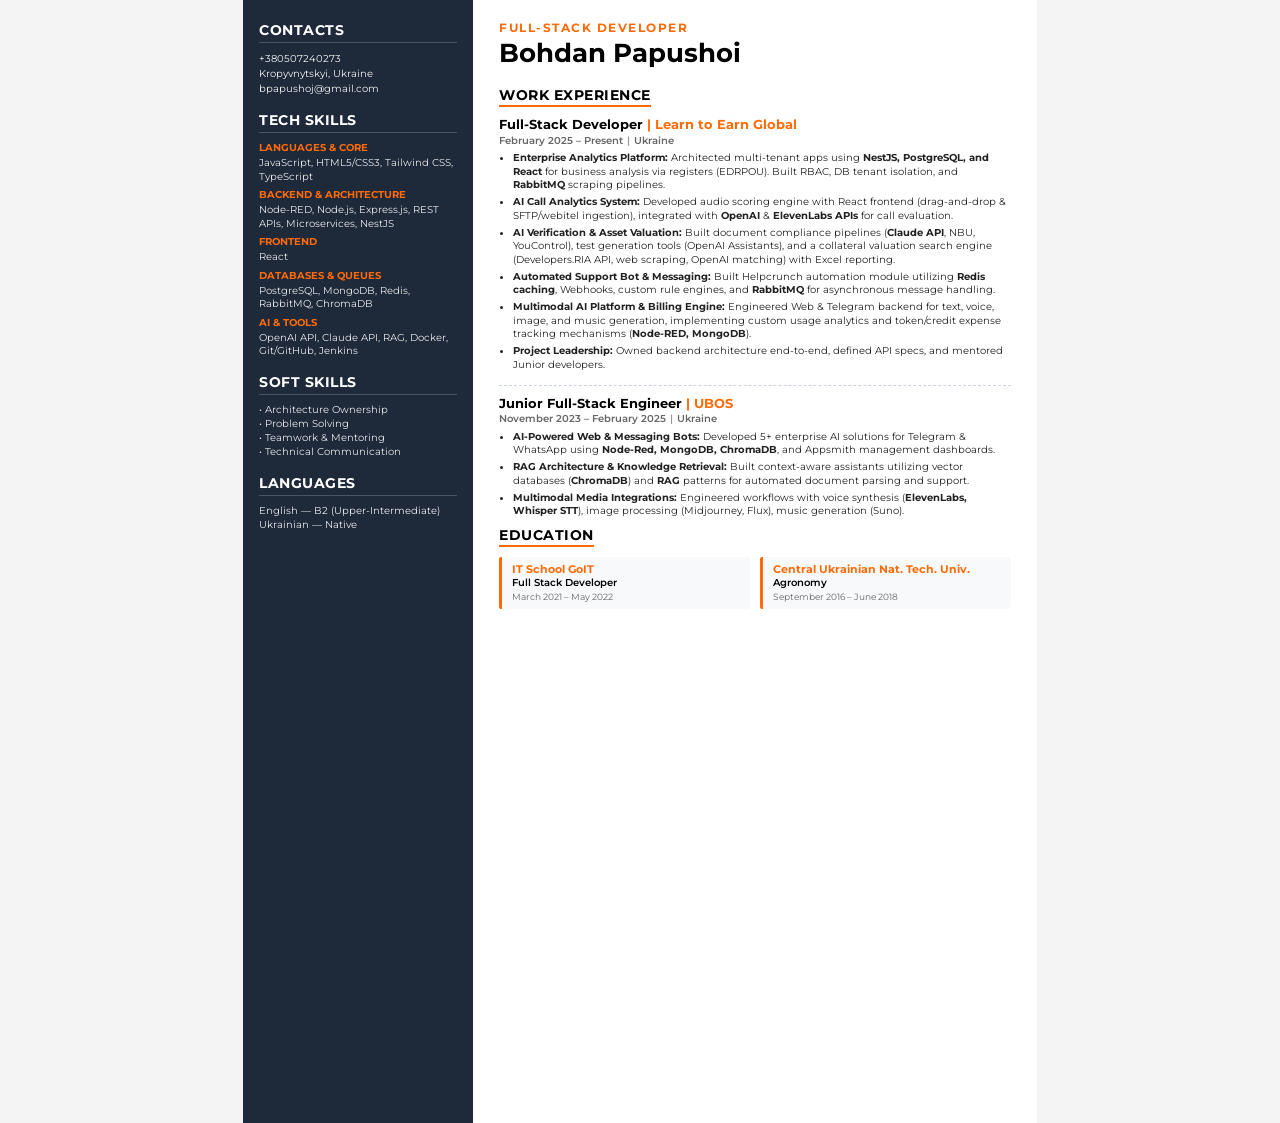
<file: index.html>
<!doctype html>
<html lang="en">
  <head>
    <meta charset="UTF-8" />
    <meta name="viewport" content="width=device-width, initial-scale=1.0" />
    <title>Bohdan Papushoi - Full-Stack Developer</title>
    <link rel="preconnect" href="https://fonts.gstatic.com" />
    <link
      href="https://fonts.googleapis.com/css2?family=Montserrat:wght@400;500;600;700&display=swap"
      rel="stylesheet"
    />
    <style>
      * {
        padding: 0;
        margin: 0;
        box-sizing: border-box;
      }

      @page {
        size: A4;
        margin: 0;
      }

      body {
        font-family: "Montserrat", sans-serif;
        font-size: 11px;
        color: #333;
        background: #f4f4f4;
        -webkit-print-color-adjust: exact;
      }

      .wrapper {
        background: #ffffff;
        display: flex;
        margin: 0 auto;
        width: 210mm;
        height: 297mm;
        max-height: 297mm;
        overflow: hidden;
      }

      /* Sidebar Style */
      .sidebar {
        background: #1e2939;
        width: 230px;
        padding: 22px 16px;
        flex-shrink: 0;
        display: flex;
        flex-direction: column;
        /* justify-content: space-between; */
      }

      .contacts-container,
      .tech-skills-container,
      .soft-skills-container {
        margin-bottom: 16px;
      }

      .contacts-title,
      .tech-skills-title,
      .soft-skills-title {
        font-size: 13.5px;
        line-height: 1.2;
        font-weight: 700;
        color: #ffffff;
        margin-bottom: 8px;
        text-transform: uppercase;
        letter-spacing: 0.5px;
        border-bottom: 1px solid rgba(255, 255, 255, 0.2);
        padding-bottom: 4px;
      }

      .skills-group-name {
        font-size: 10px;
        font-weight: 700;
        color: #ff6b08;
        margin-top: 5px;
        margin-bottom: 2px;
        text-transform: uppercase;
      }

      .skills-list-text {
        font-size: 10px;
        line-height: 1.35;
        color: rgba(255, 255, 255, 0.9);
      }

      .contacts-item {
        font-size: 10px;
        line-height: 1.5;
        color: rgba(255, 255, 255, 0.95);
        list-style: none;
      }

      .soft-skills-list {
        list-style: none;
      }

      .soft-skills-item {
        font-size: 10px;
        line-height: 1.4;
        color: rgba(255, 255, 255, 0.9);
      }

      /* Main Content Style */
      .about-me-container {
        padding: 22px 26px 18px 26px;
        flex: 1;
        display: flex;
        flex-direction: column;
      }

      .header-section {
        margin-bottom: 14px;
        /* border-bottom: 2px solid #ff6b08; */
        padding-bottom: 6px;
      }

      .profession {
        font-size: 11.5px;
        line-height: 1.2;
        font-weight: 700;
        letter-spacing: 1.5px;
        color: #ff6b08;
        text-transform: uppercase;
        margin-bottom: 3px;
      }

      .name {
        font-size: 26px;
        line-height: 1.1;
        font-weight: 700;
        color: #000000;
      }

      /* Заголовки блоків з помаранчевим підкресленням */
      .about-me-title {
        font-size: 14px;
        line-height: 1.2;
        font-weight: 700;
        color: #000000;
        margin-bottom: 10px;
        margin-top: 8px;
        position: relative;
        text-transform: uppercase;
        letter-spacing: 0.5px;
        display: inline-block;
        padding-bottom: 3px;
      }

      .about-me-title::after {
        content: "";
        position: absolute;
        bottom: 0;
        left: 0;
        width: 100%;
        height: 2px;
        background: #ff6b08;
      }

      .about-me-title:first-of-type {
        margin-top: 0;
      }

      /* Покращене розділення компаній */
      .experience-item {
        margin-bottom: 10px;
        padding-bottom: 10px;
        border-bottom: 1px dashed #cbd5e1;
      }

      .experience-item:last-child {
        border-bottom: none;
        margin-bottom: 0;
        padding-bottom: 0;
      }

      .profession-title {
        font-size: 13px;
        line-height: 1.2;
        font-weight: 700;
        color: #000000;
      }

      .profession-company {
        color: #ff6b08;
        font-weight: 700;
      }

      .profession-time {
        font-size: 9.5px;
        line-height: 1.2;
        font-weight: 600;
        color: #666;
        display: block;
        margin-top: 2px;
        margin-bottom: 5px;
      }

      .profession-divider {
        color: #999;
        margin: 0 4px;
      }

      .profession-duties {
        padding-left: 14px;
      }

      .profession-duties-item {
        font-size: 10px;
        line-height: 1.35;
        font-weight: 400;
        color: #222;
        margin-bottom: 3.5px;
      }

      /* Education Style */
      .education-section {
        margin-top: 6px;
      }

      .education-block {
        display: flex;
        gap: 10px;
      }

      .education-item {
        flex: 1;
        padding: 6px 10px;
        background: #f8f9fa;
        border-left: 3px solid #ff6b08;
        border-radius: 2px;
      }

      .education-university {
        font-size: 10.5px;
        font-weight: 700;
        color: #ff6b08;
      }

      .education-spec {
        font-size: 10px;
        font-weight: 600;
        color: #000;
      }

      .education-time {
        font-size: 9px;
        color: #666;
      }

      /* Print Optimizations */
      @media print {
        body {
          background: #ffffff;
        }
        .wrapper {
          width: 210mm;
          height: 297mm;
          box-shadow: none;
        }
      }
    </style>
  </head>
  <body>
    <div class="wrapper">
      <!-- Sidebar -->
      <aside class="sidebar">
        <div>
          <!-- Contacts -->
          <div class="contacts-container">
            <h3 class="contacts-title">Contacts</h3>
            <ul>
              <li class="contacts-item">+380507240273</li>
              <li class="contacts-item">Kropyvnytskyi, Ukraine</li>
              <li class="contacts-item">bpapushoj@gmail.com</li>
            </ul>
          </div>

          <!-- Tech Skills Grouped -->
          <div class="tech-skills-container">
            <h3 class="tech-skills-title">Tech Skills</h3>

            <p class="skills-group-name">Languages & Core</p>
            <p class="skills-list-text">
              JavaScript, HTML5/CSS3, Tailwind CSS, TypeScript
            </p>

            <p class="skills-group-name">Backend & Architecture</p>
            <p class="skills-list-text">
              Node-RED, Node.js, Express.js, REST APIs, Microservices, NestJS
            </p>

            <p class="skills-group-name">Frontend</p>
            <p class="skills-list-text">React</p>

            <p class="skills-group-name">Databases & Queues</p>
            <p class="skills-list-text">
              PostgreSQL, MongoDB, Redis, RabbitMQ, ChromaDB
            </p>

            <p class="skills-group-name">AI & Tools</p>
            <p class="skills-list-text">
              OpenAI API, Claude API, RAG, Docker, Git/GitHub, Jenkins
            </p>
          </div>

          <!-- Soft Skills -->
          <div class="soft-skills-container">
            <h3 class="soft-skills-title">Soft Skills</h3>
            <ul class="soft-skills-list">
              <li class="soft-skills-item">• Architecture Ownership</li>
              <li class="soft-skills-item">• Problem Solving</li>
              <li class="soft-skills-item">• Teamwork & Mentoring</li>
              <li class="soft-skills-item">• Technical Communication</li>
            </ul>
          </div>
        </div>

        <!-- Languages (Виправлено B2 на Upper-Intermediate) -->
        <div class="soft-skills-container" style="margin-bottom: 0">
          <h3 class="soft-skills-title">Languages</h3>
          <ul class="soft-skills-list">
            <li class="soft-skills-item">English — B2 (Upper-Intermediate)</li>
            <li class="soft-skills-item">Ukrainian — Native</li>
          </ul>
        </div>
      </aside>

      <!-- Main Content -->
      <main class="about-me-container">
        <!-- Header -->
        <header class="header-section">
          <p class="profession">Full-Stack Developer</p>
          <h1 class="name">Bohdan Papushoi</h1>
        </header>

        <!-- Work Experience -->
        <section>
          <div>
            <h2 class="about-me-title">Work Experience</h2>
          </div>

          <!-- Company 1 -->
          <article class="experience-item">
            <h3 class="profession-title">
              Full-Stack Developer
              <span class="profession-company">| Learn to Earn Global</span>
            </h3>
            <span class="profession-time"
              >February 2025 – Present<span class="profession-divider">|</span
              >Ukraine</span
            >
            <ul class="profession-duties">
              <li class="profession-duties-item">
                <strong>Enterprise Analytics Platform:</strong> Architected
                multi-tenant apps using
                <strong>NestJS, PostgreSQL, and React</strong> for business
                analysis via registers (EDRPOU). Built RBAC, DB tenant
                isolation, and <strong>RabbitMQ</strong> scraping pipelines.
              </li>
              <li class="profession-duties-item">
                <strong>AI Call Analytics System:</strong> Developed audio
                scoring engine with React frontend (drag-and-drop & SFTP/webitel
                ingestion), integrated with <strong>OpenAI</strong> &
                <strong>ElevenLabs APIs</strong> for call evaluation.
              </li>
              <li class="profession-duties-item">
                <strong>AI Verification & Asset Valuation:</strong> Built
                document compliance pipelines (<strong>Claude API</strong>, NBU,
                YouControl), test generation tools (OpenAI Assistants), and a
                collateral valuation search engine (Developers.RIA API, web
                scraping, OpenAI matching) with Excel reporting.
              </li>
              <li class="profession-duties-item">
                <strong>Automated Support Bot & Messaging:</strong> Built
                Helpcrunch automation module utilizing
                <strong>Redis caching</strong>, Webhooks, custom rule engines,
                and <strong>RabbitMQ</strong> for asynchronous message handling.
              </li>
              <li class="profession-duties-item">
                <strong>Multimodal AI Platform & Billing Engine:</strong>
                Engineered Web & Telegram backend for text, voice, image, and
                music generation, implementing custom usage analytics and
                token/credit expense tracking mechanisms (<strong
                  >Node-RED, MongoDB</strong
                >).
              </li>
              <li class="profession-duties-item">
                <strong>Project Leadership:</strong> Owned backend architecture
                end-to-end, defined API specs, and mentored Junior developers.
              </li>
            </ul>
          </article>

          <!-- Company 2 -->
          <article class="experience-item">
            <h3 class="profession-title">
              Junior Full-Stack Engineer
              <span class="profession-company">| UBOS</span>
            </h3>
            <span class="profession-time"
              >November 2023 – February 2025<span class="profession-divider"
                >|</span
              >Ukraine</span
            >
            <ul class="profession-duties">
              <li class="profession-duties-item">
                <strong>AI-Powered Web & Messaging Bots:</strong> Developed 5+
                enterprise AI solutions for Telegram & WhatsApp using
                <strong>Node-Red, MongoDB, ChromaDB</strong>, and Appsmith
                management dashboards.
              </li>
              <li class="profession-duties-item">
                <strong>RAG Architecture & Knowledge Retrieval:</strong> Built
                context-aware assistants utilizing vector databases
                (<strong>ChromaDB</strong>) and <strong>RAG</strong> patterns
                for automated document parsing and support.
              </li>
              <li class="profession-duties-item">
                <strong>Multimodal Media Integrations:</strong> Engineered
                workflows with voice synthesis (<strong
                  >ElevenLabs, Whisper STT</strong
                >), image processing (Midjourney, Flux), music generation
                (Suno).
              </li>
            </ul>
          </article>
        </section>

        <!-- Education -->
        <section class="education-section">
          <div>
            <h2 class="about-me-title">Education</h2>
          </div>
          <div class="education-block">
            <div class="education-item">
              <p class="education-university">IT School GoIT</p>
              <p class="education-spec">Full Stack Developer</p>
              <span class="education-time">March 2021 – May 2022</span>
            </div>
            <div class="education-item">
              <p class="education-university">
                Central Ukrainian Nat. Tech. Univ.
              </p>
              <p class="education-spec">Agronomy</p>
              <span class="education-time">September 2016 – June 2018</span>
            </div>
          </div>
        </section>
      </main>
    </div>
  </body>
</html>
</file>
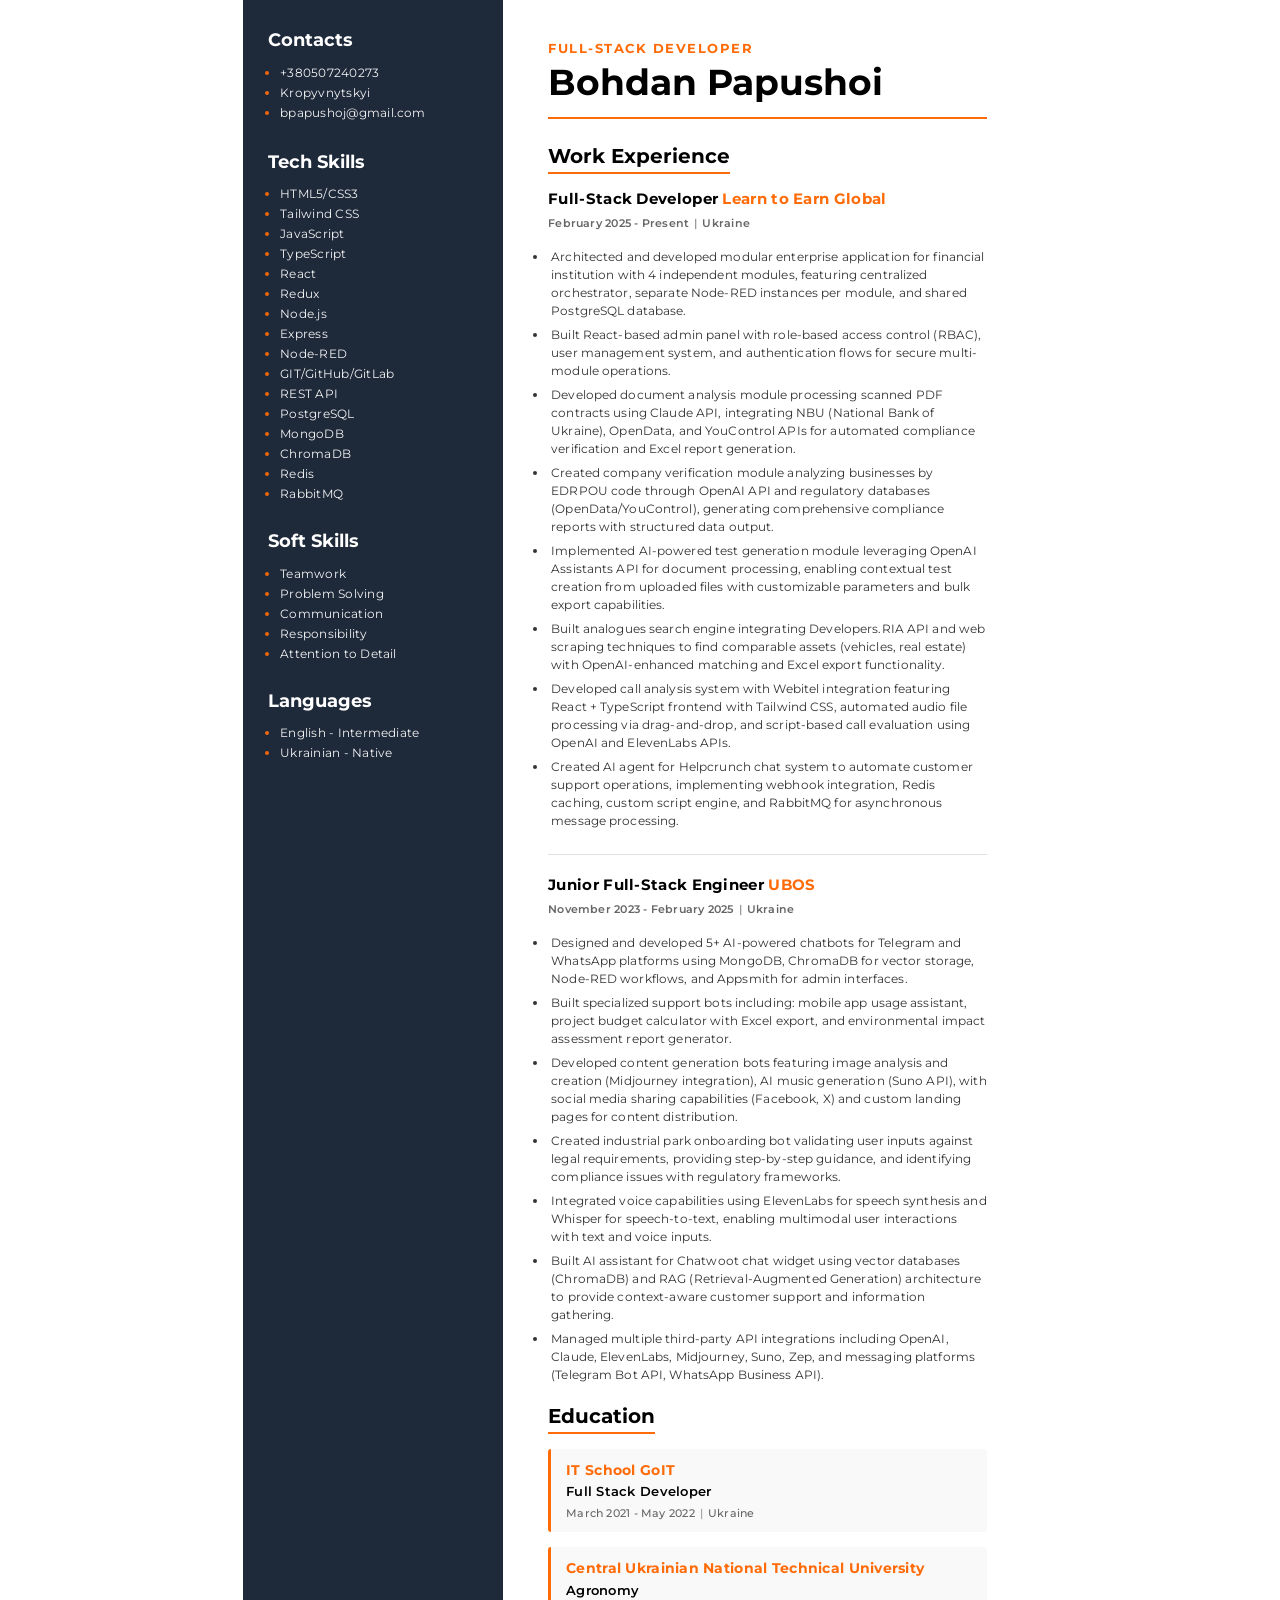
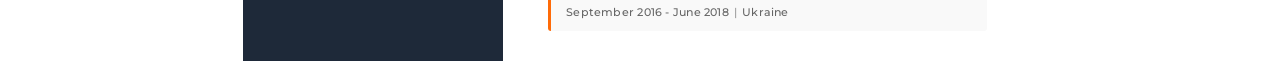
<file: index2.html>
<!DOCTYPE html>
<html lang="en">
  <head>
    <meta charset="UTF-8" />
    <meta name="viewport" content="width=device-width, initial-scale=1.0" />
    <title>My resume</title>
    <link rel="stylesheet" href="./css/style.css" />
    <link rel="preconnect" href="https://fonts.gstatic.com" />
    <link
      href="https://fonts.googleapis.com/css2?family=Montserrat:wght@400;700&display=swap"
      rel="stylesheet"
    />
  </head>
  <body>
    <div class="wrapper">
      <aside class="sidebar">
        <!-- Contacts container -->
        <div class="contacts-container">
          <h3 class="contacts-title">Contacts</h3>
          <ul>
            <li class="tech-skills-item">
              <span class="contacts-link tech-skills-text">+380507240273</span>
            </li>
            <li class="tech-skills-item">
              <span class="contacts-link tech-skills-text">Kropyvnytskyi</span>
            </li>
            <li class="tech-skills-item">
              <span class="contacts-link tech-skills-text"
                >bpapushoj@gmail.com</span
              >
            </li>
          </ul>
        </div>

        <!-- Tech Skills container -->
        <div class="tech-skills-container">
          <h3 class="tech-skills-title">Tech Skills</h3>
          <ul>
            <li class="tech-skills-item">
              <span class="tech-skills-text">HTML5/CSS3</span>
            </li>
            <li class="tech-skills-item">
              <span class="tech-skills-text">Tailwind CSS</span>
            </li>
            <li class="tech-skills-item">
              <span class="tech-skills-text">JavaScript</span>
            </li>
            <li class="tech-skills-item">
              <span class="tech-skills-text">TypeScript</span>
            </li>
            <li class="tech-skills-item">
              <span class="tech-skills-text">React</span>
            </li>
            <li class="tech-skills-item">
              <span class="tech-skills-text">Redux</span>
            </li>
            <li class="tech-skills-item">
              <span class="tech-skills-text">Node.js</span>
            </li>
            <li class="tech-skills-item">
              <span class="tech-skills-text">Express</span>
            </li>
            <li class="tech-skills-item">
              <span class="tech-skills-text">Node-RED</span>
            </li>
            <li class="tech-skills-item">
              <span class="tech-skills-text">GIT/GitHub/GitLab</span>
            </li>
            <li class="tech-skills-item">
              <span class="tech-skills-text">REST API</span>
            </li>
            <li class="tech-skills-item">
              <span class="tech-skills-text">PostgreSQL</span>
            </li>
            <li class="tech-skills-item">
              <span class="tech-skills-text">MongoDB</span>
            </li>
            <li class="tech-skills-item">
              <span class="tech-skills-text">ChromaDB</span>
            </li>
            <li class="tech-skills-item">
              <span class="tech-skills-text">Redis</span>
            </li>
            <li class="tech-skills-item">
              <span class="tech-skills-text">RabbitMQ</span>
            </li>
          </ul>
        </div>

        <!-- Soft Skills container -->
        <div class="soft-skills-container">
          <h3 class="soft-skills-title">Soft Skills</h3>
          <ul>
            <li class="soft-skills-item">
              <span class="soft-skills-text">Teamwork</span>
            </li>
            <li class="soft-skills-item">
              <span class="soft-skills-text">Problem Solving</span>
            </li>
            <li class="soft-skills-item">
              <span class="soft-skills-text">Communication</span>
            </li>
            <li class="soft-skills-item">
              <span class="soft-skills-text">Responsibility</span>
            </li>
            <li class="soft-skills-item">
              <span class="soft-skills-text">Attention to Detail</span>
            </li>
          </ul>
        </div>

        <!-- Languages container -->
        <div class="soft-skills-container">
          <h3 class="soft-skills-title">Languages</h3>
          <ul>
            <li class="soft-skills-item">
              <span class="soft-skills-text">English - Intermediate</span>
            </li>
            <li class="soft-skills-item">
              <span class="soft-skills-text">Ukrainian - Native</span>
            </li>
          </ul>
        </div>
      </aside>

      <!-- Main Content -->
      <div class="about-me-container">
        <!-- Header Section -->
        <div class="header-section">
          <h2 class="profession">Full-Stack Developer</h2>
          <h1 class="name">Bohdan Papushoi</h1>
        </div>

        <!-- Work Experience -->
        <div>
          <h3 class="about-me-title">Work Experience</h3>

          <!-- Company 1 -->
          <div class="experience-item">
            <h4 class="profession-title">
              Full-Stack Developer
              <span class="profession-company">Learn to Earn Global</span>
            </h4>
            <span class="profession-time"
              >February 2025 - Present<span class="profession-divider">|</span
              >Ukraine</span
            >
            <ul class="profession-duties">
              <li class="profession-duties-item">
                Architected and developed modular enterprise application for
                financial institution with 4 independent modules, featuring
                centralized orchestrator, separate Node-RED instances per
                module, and shared PostgreSQL database.
              </li>
              <li class="profession-duties-item">
                Built React-based admin panel with role-based access control
                (RBAC), user management system, and authentication flows for
                secure multi-module operations.
              </li>
              <li class="profession-duties-item">
                Developed document analysis module processing scanned PDF
                contracts using Claude API, integrating NBU (National Bank of
                Ukraine), OpenData, and YouControl APIs for automated compliance
                verification and Excel report generation.
              </li>
              <li class="profession-duties-item">
                Created company verification module analyzing businesses by
                EDRPOU code through OpenAI API and regulatory databases
                (OpenData/YouControl), generating comprehensive compliance
                reports with structured data output.
              </li>
              <li class="profession-duties-item">
                Implemented AI-powered test generation module leveraging OpenAI
                Assistants API for document processing, enabling contextual test
                creation from uploaded files with customizable parameters and
                bulk export capabilities.
              </li>
              <li class="profession-duties-item">
                Built analogues search engine integrating Developers.RIA API and
                web scraping techniques to find comparable assets (vehicles,
                real estate) with OpenAI-enhanced matching and Excel export
                functionality.
              </li>
              <li class="profession-duties-item">
                Developed call analysis system with Webitel integration
                featuring React + TypeScript frontend with Tailwind CSS,
                automated audio file processing via drag-and-drop, and
                script-based call evaluation using OpenAI and ElevenLabs APIs.
              </li>
              <li class="profession-duties-item">
                Created AI agent for Helpcrunch chat system to automate customer
                support operations, implementing webhook integration, Redis
                caching, custom script engine, and RabbitMQ for asynchronous
                message processing.
              </li>
            </ul>
          </div>

          <!-- Company 2 -->
          <div class="experience-item">
            <h4 class="profession-title">
              Junior Full-Stack Engineer
              <span class="profession-company">UBOS</span>
            </h4>
            <span class="profession-time"
              >November 2023 - February 2025<span class="profession-divider"
                >|</span
              >Ukraine</span
            >
            <ul class="profession-duties">
              <li class="profession-duties-item">
                Designed and developed 5+ AI-powered chatbots for Telegram and
                WhatsApp platforms using MongoDB, ChromaDB for vector storage,
                Node-RED workflows, and Appsmith for admin interfaces.
              </li>
              <li class="profession-duties-item">
                Built specialized support bots including: mobile app usage
                assistant, project budget calculator with Excel export, and
                environmental impact assessment report generator.
              </li>
              <li class="profession-duties-item">
                Developed content generation bots featuring image analysis and
                creation (Midjourney integration), AI music generation (Suno
                API), with social media sharing capabilities (Facebook, X) and
                custom landing pages for content distribution.
              </li>
              <li class="profession-duties-item">
                Created industrial park onboarding bot validating user inputs
                against legal requirements, providing step-by-step guidance, and
                identifying compliance issues with regulatory frameworks.
              </li>
              <li class="profession-duties-item">
                Integrated voice capabilities using ElevenLabs for speech
                synthesis and Whisper for speech-to-text, enabling multimodal
                user interactions with text and voice inputs.
              </li>
              <li class="profession-duties-item">
                Built AI assistant for Chatwoot chat widget using vector
                databases (ChromaDB) and RAG (Retrieval-Augmented Generation)
                architecture to provide context-aware customer support and
                information gathering.
              </li>
              <li class="profession-duties-item">
                Managed multiple third-party API integrations including OpenAI,
                Claude, ElevenLabs, Midjourney, Suno, Zep, and messaging
                platforms (Telegram Bot API, WhatsApp Business API).
              </li>
            </ul>
          </div>
        </div>

        <!-- Education -->
        <div class="education-section">
          <h3 class="about-me-title">Education</h3>

          <div class="education-item">
            <p class="education-university">IT School GoIT</p>
            <p class="education-spec">Full Stack Developer</p>
            <span class="education-time"
              >March 2021 - May 2022<span class="education-divider">|</span
              >Ukraine</span
            >
          </div>

          <div class="education-item">
            <p class="education-university">
              Central Ukrainian National Technical University
            </p>
            <p class="education-spec">Agronomy</p>
            <span class="education-time"
              >September 2016 - June 2018<span class="education-divider">|</span
              >Ukraine</span
            >
          </div>
        </div>
      </div>
    </div>
  </body>
</html>
</file>
<file: css/style.css>
/* * {
  padding: 0;
  margin: 0;
  box-sizing: border-box;
}
body {
  font-family: "Montserrat", sans-serif;
  counter-reset: section;
}
.wrapper {
  background: #ffffff;
  display: flex;
  margin: 0 auto;
}
.sidebar {
  background: #1e2939;
  width: 370px;
  padding-top: 40px;
  padding-bottom: 40px;
}
.my-photo {
  width: 370px;
}
.about-me-container {
  padding-left: 99px;
  padding-right: 99px;
  padding-top: 65px;
  padding-bottom: 60px;
}
.contacts-container {
  margin-left: 40px;
  margin-right: 40px;
  margin-top: 60px;
}
.contacts-title {
  font-size: 22px;
  line-height: 24px;
  font-weight: 700;
  color: white;
  margin-bottom: 20px;
}
.contacts-link {
  font-size: 14px;
  line-height: 24px;
  font-weight: 400;
  letter-spacing: 0.03em;
  color: rgba(255, 255, 255, 0.829);
  text-decoration: none;
}
.contacts-link-type {
  font-size: 14px;
  line-height: 24px;
  font-weight: 700;
  letter-spacing: 0.03em;
  color: white;
  margin-right: 10px;
}
.tech-skills-title {
  font-size: 22px;
  line-height: 24px;
  font-weight: 700;
  color: #ffffff;
  margin-bottom: 20px;
}
.tech-skills-container {
  margin-left: 40px;
  margin-right: 40px;
  margin-top: 55px;
}
.tech-skills-item {
  font-size: 14px;
  line-height: 24px;
  font-weight: 400;
  letter-spacing: 0.03em;
  color: #f0660a;
  margin-left: 15px;
}
.tech-skills-text {
  color: #e7e8ea;
}
.soft-skills-container {
  margin-left: 40px;
  margin-right: 40px;
  margin-top: 55px;
}
.soft-skills-title {
  font-size: 22px;
  line-height: 24px;
  font-weight: 700;
  color: #ffffff;
  margin-bottom: 20px;
}
.soft-skills-item {
  font-size: 14px;
  line-height: 24px;
  font-weight: 400;
  letter-spacing: 0.03em;
  color: #f0660a;
  margin-left: 15px;
}
.soft-skills-text {
  color: #e7e8ea;
}
.profession {
  font-size: 14px;
  line-height: 24px;
  font-weight: 700;
  letter-spacing: 0.03em;
  color: #000000;
  margin-bottom: 23px;
}
.name {
  font-size: 45px;
  line-height: 89px;
  font-weight: 700;
  color: #000000;
}
.discription {
  font-size: 14px;
  line-height: 24px;
  font-weight: 400;
  letter-spacing: 0.03em;
  color: #000000;
  margin-top: 24px;
}
.info-container {
  margin-bottom: 65px;
}
.about-me-title {
  font-size: 22px;
  line-height: 24px;
  font-weight: 700;
  color: #000000;
  margin-bottom: 10px;
}
.projects-link {
  font-size: 14px;
  line-height: 24px;
  font-weight: 400;
  letter-spacing: 0.03em;
  color: #000000;
}
.tech-name {
  font-weight: 400;
  color: #000000;
  font-size: 14px;
  line-height: 24px;
}
.dots {
  color: #000000;
  font-size: 14px;
  line-height: 24px;
  font-weight: 400;
  letter-spacing: 0.03em;
}
.projects-item {
  font-weight: 700;
  margin-left: 17px;
  display: flex;
  justify-content: space-between;
  align-items: baseline;
  flex-wrap: wrap;
}

.projects-item:before {
  counter-increment: section;
  content: counter(section) ".";
  position: absolute;
  margin-left: -20px;
}
.projexts-container {
  margin-bottom: 40px;
}
.profession-title {
  font-size: 16px;
  line-height: 24px;
  font-weight: 700;
  letter-spacing: 0.03em;
  color: #000000;
  margin-top: 10px;
  margin-bottom: 15px;
}
.profession-company {
  color: #ff781d;
}
.profession-time {
  font-size: 12px;
  line-height: 24px;
  font-weight: 400;
  letter-spacing: 0.03em;
  color: #000000;
}
.profession-divider {
  color: #000000;
}
.profession-duties {
  margin-top: 15px;
  margin-bottom: 30px;
}
.profession-duties-item {
  font-size: 14px;
  line-height: 24px;
  font-weight: 400;
  letter-spacing: 0.03em;
  color: #000000;
}
.education-university {
  font-size: 16px;
  line-height: 24px;
  font-weight: 700;
  letter-spacing: 0.03em;
  color: #ff6b08;
  margin-top: 10px;
  margin-bottom: 15px;
}
.education-spec {
  font-size: 14px;
  line-height: 24px;
  font-weight: 700;
  letter-spacing: 0.03em;
  color: #000000;
  margin-bottom: 15px;
}
.education-time {
  font-size: 12px;
  line-height: 24px;
  font-weight: 400;
  letter-spacing: 0.03em;
  color: #000000;
}
.education-divider {
  color: #000000;
}

.extra-description {
  display: flex;
  justify-content: space-around;
} */
* {
  padding: 0;
  margin: 0;
  box-sizing: border-box;
}

@page {
  size: A4;
  margin: 0;
}

body {
  font-family: "Montserrat", sans-serif;
  counter-reset: section;
  font-size: 13px;
}

.wrapper {
  background: #ffffff;
  display: flex;
  margin: 0 auto;
  max-width: 210mm;
  min-height: 297mm;
}

/* Sidebar - компактніший */
.sidebar {
  background: #1e2939;
  width: 260px;
  padding: 30px 25px;
  flex-shrink: 0;
}

.about-me-container {
  padding: 40px 50px 30px 45px;
  flex: 1;
}

/* Header Section - компактніший */
.header-section {
  margin-bottom: 25px;
  border-bottom: 2px solid #ff6b08;
  padding-bottom: 15px;
}

.profession {
  font-size: 13px;
  line-height: 1.3;
  font-weight: 700;
  letter-spacing: 1.5px;
  color: #ff6b08;
  text-transform: uppercase;
  margin-bottom: 6px;
}

.name {
  font-size: 36px;
  line-height: 1.1;
  font-weight: 700;
  color: #000000;
  margin-bottom: 0;
}

/* Contacts - компактно */
.contacts-container {
  margin-bottom: 30px;
}

.contacts-title,
.tech-skills-title,
.soft-skills-title {
  font-size: 18px;
  line-height: 1.2;
  font-weight: 700;
  color: white;
  margin-bottom: 12px;
}

.tech-skills-item,
.soft-skills-item {
  font-size: 12px;
  line-height: 18px;
  font-weight: 400;
  letter-spacing: 0.02em;
  color: #f0660a;
  margin-left: 12px;
  margin-bottom: 2px;
}

.contacts-link,
.tech-skills-text,
.soft-skills-text {
  color: rgba(255, 255, 255, 0.95);
  text-decoration: none;
}

/* Tech/Soft Skills - компактно */
.tech-skills-container,
.soft-skills-container {
  margin-bottom: 28px;
}

/* Section Titles - компактніші */
.about-me-title {
  font-size: 20px;
  line-height: 1.2;
  font-weight: 700;
  color: #000000;
  margin-bottom: 15px;
  margin-top: 25px;
  display: inline-block;
  position: relative;
  padding-bottom: 6px;
}

.about-me-title:first-of-type {
  margin-top: 0;
}

.about-me-title:after {
  content: "";
  position: absolute;
  bottom: 0;
  left: 0;
  width: 100%;
  height: 2px;
  background: #ff6b08;
}

/* Work Experience - оптимізовано */
.experience-item {
  margin-bottom: 20px;
  padding-bottom: 18px;
  border-bottom: 1px solid #e0e0e0;
}

.experience-item:last-child {
  border-bottom: none;
  margin-bottom: 0;
  padding-bottom: 0;
}

.profession-title {
  font-size: 15px;
  line-height: 1.3;
  font-weight: 700;
  letter-spacing: 0.02em;
  color: #000000;
  margin-bottom: 5px;
}

.profession-company {
  color: #ff6b08;
  font-weight: 700;
}

.profession-time {
  font-size: 11px;
  line-height: 1.3;
  font-weight: 600;
  letter-spacing: 0.02em;
  color: #666;
  display: inline-block;
  margin-bottom: 10px;
}

.profession-divider {
  color: #999;
  margin: 0 5px;
}

.profession-duties {
  margin-top: 8px;
  padding-left: 0;
}

.profession-duties-item {
  font-size: 12px;
  line-height: 1.5;
  font-weight: 400;
  letter-spacing: 0.01em;
  color: #333;
  margin-bottom: 6px;
  padding-left: 3px;
}

/* Education - компактніше */
.education-section {
  margin-top: 20px;
}

.education-item {
  margin-bottom: 15px;
  padding: 12px 15px;
  background: #f9f9f9;
  border-left: 3px solid #ff6b08;
  border-radius: 3px;
}

.education-item:last-child {
  margin-bottom: 0;
}

.education-university {
  font-size: 14px;
  line-height: 1.3;
  font-weight: 700;
  letter-spacing: 0.02em;
  color: #ff6b08;
  margin-bottom: 4px;
}

.education-spec {
  font-size: 13px;
  line-height: 1.3;
  font-weight: 600;
  letter-spacing: 0.02em;
  color: #000000;
  margin-bottom: 4px;
}

.education-time {
  font-size: 11px;
  line-height: 1.3;
  font-weight: 500;
  letter-spacing: 0.02em;
  color: #666;
}

.education-divider {
  color: #999;
  margin: 0 5px;
}

/* Print Styles - оптимізовано для A4 */
@media print {
  body {
    font-size: 12px;
  }

  .wrapper {
    box-shadow: none;
    max-width: 100%;
  }

  .sidebar {
    width: 240px;
    padding: 25px 20px;
  }

  .about-me-container {
    padding: 35px 40px 25px 40px;
  }

  .header-section {
    margin-bottom: 20px;
    padding-bottom: 12px;
  }

  .name {
    font-size: 32px;
  }

  .about-me-title {
    font-size: 18px;
    margin-top: 20px;
  }

  .experience-item {
    margin-bottom: 16px;
    padding-bottom: 14px;
  }

  .profession-duties-item {
    font-size: 11px;
    line-height: 1.4;
    margin-bottom: 5px;
  }

  .education-item {
    padding: 10px 12px;
    margin-bottom: 15px;
  }
}
</file>
